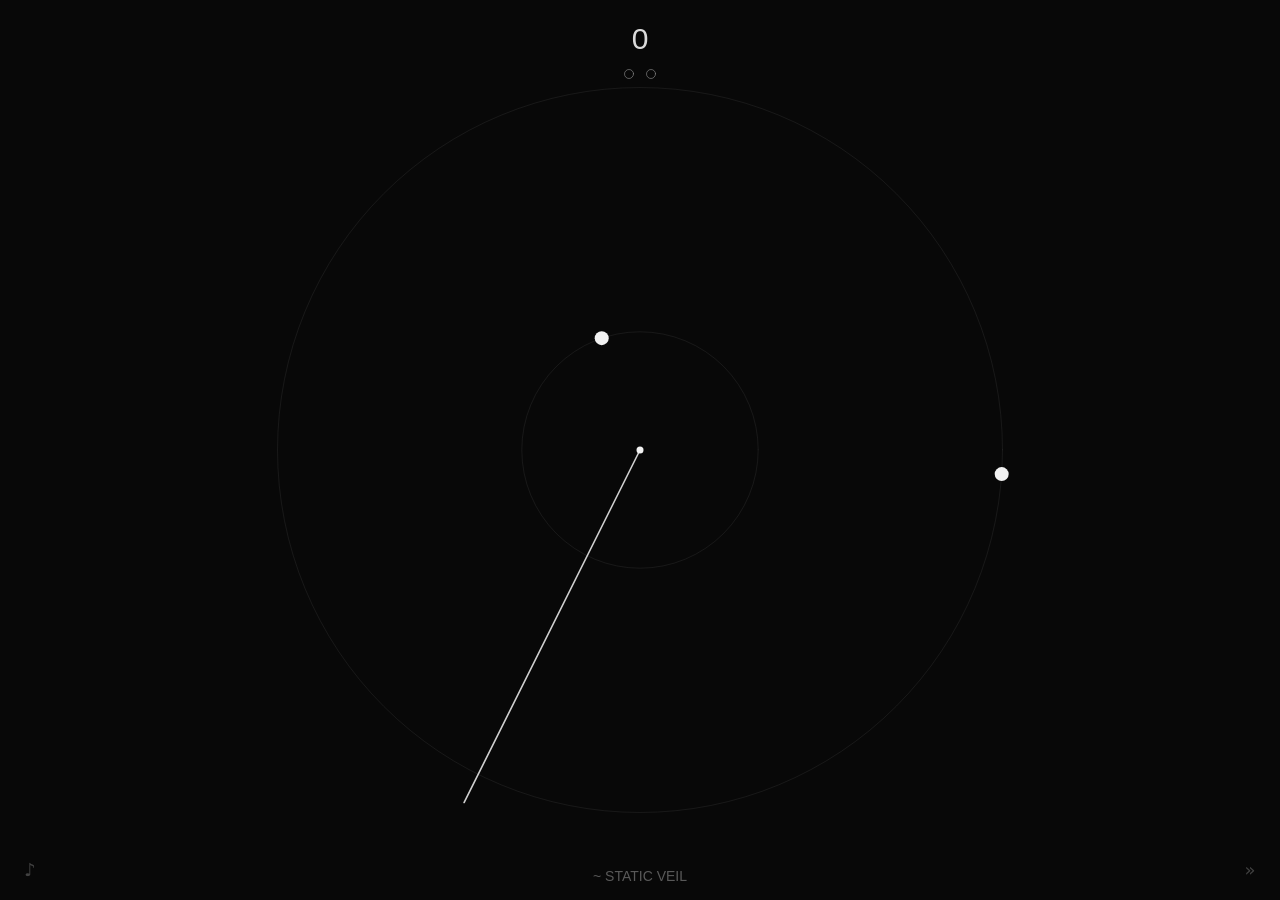
<file: games/align/index.html>
<!doctype html>
<html lang="en">
<head>
<meta charset="utf-8">
<meta name="viewport" content="width=device-width,initial-scale=1,maximum-scale=1,user-scalable=no,viewport-fit=cover">
<meta name="theme-color" content="#080808">
<meta name="mobile-web-app-capable" content="yes">
<meta name="apple-mobile-web-app-capable" content="yes">
<meta name="apple-mobile-web-app-status-bar-style" content="black">
<title></title>
<style>
  html, body {
    margin: 0; height: 100%; overflow: hidden; background: #080808;
    touch-action: none; overscroll-behavior: none;
    -webkit-user-select: none; user-select: none;
    -webkit-tap-highlight-color: transparent; -webkit-touch-callout: none;
  }
  canvas { display: block; position: fixed; inset: 0; width: 100%; height: 100%; }
  #sa {
    position: fixed; visibility: hidden; pointer-events: none;
    padding: env(safe-area-inset-top) 0 env(safe-area-inset-bottom) 0;
  }
  .btn {
    position: fixed; bottom: calc(8px + env(safe-area-inset-bottom));
    width: 44px; height: 44px; border: 0; background: none; padding: 0;
    color: #888; opacity: .45; font: 18px/44px system-ui, sans-serif; cursor: pointer;
  }
  .btn:active { opacity: .9; }
  #mute { left: calc(8px + env(safe-area-inset-left)); }
  #next { right: calc(8px + env(safe-area-inset-right)); }
</style>
</head>
<body>
<canvas id="c"></canvas>
<div id="sa"></div>
<button class="btn" id="mute" aria-label="Toggle music (M)">♪</button>
<button class="btn" id="next" aria-label="Next track (N)">»</button>
<script>
"use strict";
// Tap/click/space exactly when every orbiting ball sits on a spoke.
// Wrong tap = instant loss. Let two alignments slip by = loss.

const TAU = Math.PI * 2;
const mod = (a, n) => ((a % n) + n) % n;
const randInt = (lo, hi) => lo + Math.floor(Math.random() * (hi - lo + 1));
function shuffle(t) {
  for (let i = t.length - 1; i > 0; i--) {
    const j = Math.floor(Math.random() * (i + 1));
    [t[i], t[j]] = [t[j], t[i]];
  }
  return t;
}

// =========================================================================
// Audio — NES-style music + SFX, generated entirely at runtime.
// =========================================================================
const Audio = (() => {
  const RATE = 32768, CHUNK = 2048, inv = 1 / RATE, AHEAD = 0.3;
  const { floor, sin, min, max } = Math;

  const SCALES = {
    minor:    [0, 2, 3, 5, 7, 8, 10],
    harmonic: [0, 2, 3, 5, 7, 8, 11],
    phrygian: [0, 1, 3, 5, 7, 8, 10],
  };
  const nfreq = n => 440 * 2 ** ((n - 69) / 12);

  // structure sections (8 bars each): N intro · A groove · B +lead · C breakdown · F full
  const SONGS = [
    { name: "NULL ORBIT", bpm: 116, root: 33, scale: "phrygian", seed: 11, prog: [1,2,1,6],
      arp: [0,1,2,4,2,1], arpOct: 2, bass: 2, duty1: 0.25, duty2: 0.50, echo: true, saw: false,
      drumA: "K...h...S...h...", drumB: "K.h.h.K.S.h.h.h.", structure: "NAABBABBCF" },
    { name: "HOLLOW SIGNAL", bpm: 140, root: 38, scale: "harmonic", seed: 23, prog: [1,6,3,7],
      arp: [0,1,2,3], arpOct: 2, bass: 1, duty1: 0.50, duty2: 0.25, echo: true, saw: true,
      drumA: "K..h..K.S..h..h.", drumB: "K.hhK.h.S.hhK.hH", structure: "NAABABBFABBF" },
    { name: "BLACK MERIDIAN", bpm: 100, root: 36, scale: "minor", seed: 37, prog: [1,4,6,5],
      arp: [0,2,1,2,4,2], arpOct: 2, bass: 3, duty1: 0.25, duty2: 0.50, echo: false, saw: true,
      drumA: "K.......S....h..", drumB: "K...h...S..K.h.h", structure: "NABBACBF" },
    { name: "STATIC VEIL", bpm: 128, root: 40, scale: "phrygian", seed: 41, prog: [1,2,6,2],
      arp: [0,4,2,4,1,4], arpOct: 2, bass: 1, duty1: 0.125, duty2: 0.50, echo: true, saw: false,
      drumA: "K..h..S...hK..S.", drumB: "K.h.S.h.K.h.S.hH", structure: "NAABBABABBF" },
    { name: "LOW ECLIPSE", bpm: 92, root: 31, scale: "minor", seed: 53, prog: [1,6,7,1],
      arp: [0,1,2,1], arpOct: 2, bass: 4, duty1: 0.50, duty2: 0.25, echo: false, saw: true,
      drumA: "K.....h.S.....h.", drumB: "K..h..h.S..h..hh", structure: "NABABCABF" },
    { name: "VECTOR MOURN", bpm: 150, root: 35, scale: "harmonic", seed: 67, prog: [1,3,6,7],
      arp: [0,1,2,4], arpOct: 2, bass: 2, duty1: 0.25, duty2: 0.25, echo: true, saw: false,
      drumA: "K.h.K.h.S.h.K.h.", drumB: "K.h.Khh.S.h.KhhH", structure: "NAABBABBAABBF" },
    { name: "PALE AXIS", bpm: 124, root: 37, scale: "phrygian", seed: 71, prog: [1,6,2,7],
      arp: [0,2,4,2], arpOct: 2, bass: 1, duty1: 0.50, duty2: 0.50, echo: true, saw: true,
      drumA: "K...h.K.S...h...", drumB: "K..hh.K.S..hh.hH", structure: "NAABABBCABBF" },
    { name: "TERMINAL DRIFT", bpm: 108, root: 34, scale: "minor", seed: 83, prog: [1,7,6,5],
      arp: [0,1,2,3,4,3,2,1], arpOct: 2, bass: 3, duty1: 0.25, duty2: 0.50, echo: false, saw: true,
      drumA: "K.......S...h...", drumB: "K...h..KS...h.h.", structure: "NABBACABBACF" },
  ];

  const DRMAP = { K: 1, S: 2, h: 3, H: 4, k: 5 };
  const DRUMS = [null,                                 // hold, env decay, volume
    { hold: 24, dk: 0.99870, vol: 0.34, kick: true  }, // kick
    { hold: 5,  dk: 0.99935, vol: 0.40, kick: false }, // snare
    { hold: 2,  dk: 0.99700, vol: 0.15, kick: false }, // closed hat
    { hold: 2,  dk: 0.99950, vol: 0.15, kick: false }, // open hat
    { hold: 24, dk: 0.99800, vol: 0.20, kick: true  }, // soft kick
  ];

  const LEADT = ["x...x...x.x.....", "x..x..x...x.....", "x.x...x.x...x...",
                 "x...x..x....x.x.", "x.......x..x.x..", "x.x.x...x...x..."];
  const LEADC = ["x...............", "x.......x......."];
  const DRUMC = "..h...h...h...h.";

  // seeded RNG (mulberry32) — rand(n) returns 1..n like love's rng:random(n)
  function seeded(seed) {
    let a = seed >>> 0;
    return n => {
      a = (a + 0x6D2B79F5) | 0;
      let t = Math.imul(a ^ (a >>> 15), 1 | a);
      t = (t + Math.imul(t ^ (t >>> 7), 61 | t)) ^ t;
      return floor((((t ^ (t >>> 14)) >>> 0) / 4294967296) * n) + 1;
    };
  }

  // score generator --------------------------------------------------------
  function buildScore(song) {
    const rand  = seeded(song.seed);
    const scale = SCALES[song.scale];
    const root  = song.root;
    const nBars = song.structure.length * 8;
    const total = nBars * 16;
    const S = { p1: [], p2: [], tri: [], saw: [], drum: [], p2m: [], total };
    let si = 21;                                     // lead position in scale space

    const noteOf = ix => root + scale[mod(ix, 7)] + 12 * floor(ix / 7);
    const ctone  = (deg, k) => noteOf(deg - 1 + 2 * k);

    for (let bar = 0; bar < nBars; bar++) {
      const base  = bar * 16;
      const sec   = song.structure[floor(bar / 8)];
      const deg   = song.prog[bar % song.prog.length];
      const barIn = bar % 8;
      const bn    = ctone(deg, 0);

      // arp (pulse 1)
      if (sec !== "C") {
        for (let r = 0; r < 16; r++) {
          const v = song.arp[r % song.arp.length];
          S.p1[base + r] = ctone(deg, v % 4) + 12 * (song.arpOct + floor(v / 4));
        }
      } else {
        S.p1[base] ??= -1;
      }

      // bass (triangle)
      if (song.bass === 1) {                         // pumping 8ths
        for (let r = 0; r <= 14; r += 2) S.tri[base + r] = bn;
      } else if (song.bass === 2) {                  // driving syncopation
        for (const [r, off] of [[0,0],[3,0],[6,0],[8,12],[11,0],[14,7]]) S.tri[base + r] = bn + off;
      } else if (song.bass === 3) {                  // long tones
        S.tri[base] = bn; S.tri[base + 10] = -1; S.tri[base + 12] = bn;
      } else {                                       // floating offbeats
        for (let r = 2; r <= 14; r += 4) S.tri[base + r] = bn;
      }

      // saw pad (B/F sections only)
      if (song.saw) {
        if (sec === "B" || sec === "F") S.saw[base] = bn + 12;
        else S.saw[base] ??= -1;
      }

      // pulse 2: lead in B/C/F, echo of the arp elsewhere
      const leadSec = sec === "B" || sec === "C" || sec === "F";
      S.p2m[bar] = leadSec;
      if (leadSec) {
        const temps = sec === "C" ? LEADC : LEADT;
        const tpl   = temps[rand(temps.length) - 1];
        const ons   = [];
        for (let r = 0; r < 16; r++) if (tpl[r] === "x") ons.push(r);
        ons.forEach((r, oi) => {
          if (r % 8 === 0 || oi === 0) {             // snap to chord tone
            const set = new Set([mod(deg - 1, 7), mod(deg + 1, 7), mod(deg + 3, 7)]);
            for (const d of [0, 1, -1, 2, -2, 3, -3]) {
              if (set.has(mod(si + d, 7))) { si += d; break; }
            }
          } else {                                   // scale-wise walk
            si += [-2, -1, -1, 1, 1, 2][rand(6) - 1];
          }
          if (si < 16) si += 7; else if (si > 26) si -= 7;
          const nlen = min(ons[oi + 1] !== undefined ? ons[oi + 1] - r : 16 - r,
                           sec === "C" ? 12 : 4);
          S.p2[base + r] = noteOf(si);
          const off = base + r + nlen;
          if (off < total && S.p2[off] === undefined) S.p2[off] = -1;
        });
      } else if (song.echo) {                        // delayed ghost of the arp
        for (let r = 0; r < 16; r++) {
          const src = S.p1[base + r - 3];
          if (src > 0) S.p2[base + r] = src;
        }
      } else {
        S.p2[base] ??= -1;
      }

      // drums
      if (sec !== "N") {
        let pat = sec === "A" ? song.drumA : sec === "C" ? DRUMC : song.drumB;
        if (barIn === 7 && sec !== "C") pat = pat.slice(0, 12) + "S.SS";
        for (let r = 0; r < 16; r++) {
          const id = DRMAP[pat[r]];
          if (id) S.drum[base + r] = id;
        }
      }
    }
    return S;
  }

  // synth voices -------------------------------------------------------------
  const V = {
    p1:   { ph: 0, f: 0, ef: 0, env: 0, duty: 0.5, dk: 0.99920, rel: false, vol: 0.150 },
    p2:   { ph: 0, f: 0, ef: 0, env: 0, duty: 0.5, dk: 0.99993, rel: false, vol: 0.10, vibd: 0 },
    tri:  { ph: 0, f: 0, env: 0, rel: false, vol: 0.32, since: 0, gate: null },
    saw:  { ph: 0, f: 0, env: 0, rel: false, vol: 0.058 },
    no:   { cnt: 0, hold: 1, val: 0, env: 0, dk: 1, vol: 0, seed: 48271 },
    kick: { ph: 0, f: 0, env: 0 },
  };

  const M = {
    order: [], oi: 0, song: null, score: null,
    row: -1, spr: 4096, acc: 0, gap: 0, t: 0, gain: 0, rowGain: 0,
    muted: false, nameAge: 0, cc: 0,
  };

  function trig(v, n) { v.f = nfreq(n); v.ef = v.f; v.env = 1; v.rel = false; }

  function trigDrum(id) {
    const d = DRUMS[id], no = V.no;
    no.hold = d.hold; no.dk = d.dk; no.vol = d.vol; no.env = 1; no.cnt = 0;
    if (d.kick) { V.kick.f = 165; V.kick.env = id === 1 ? 0.9 : 0.5; }
  }

  function releaseAll() { V.p1.rel = V.p2.rel = V.tri.rel = V.saw.rel = true; }

  function loadTrack(i) {
    M.oi    = i;
    M.song  = SONGS[M.order[i]];
    M.score = buildScore(M.song);
    M.spr   = RATE * 60 / (M.song.bpm * 4);          // samples per 16th-note row
    M.row = -1; M.acc = 0; M.gap = 0; M.nameAge = 0;
    V.tri.gate = { 1: 1, 2: 2, 4: 2 }[M.song.bass] ?? null;
    V.p1.dk = 0.99920;
  }

  const nextTrack = () => loadTrack((M.oi + 1) % M.order.length);

  function advanceRow() {
    if (M.gap > 0) {
      if (--M.gap === 0) nextTrack();
      return;
    }
    M.row++;
    const sc = M.score;
    if (M.row >= sc.total) { M.gap = 20; releaseAll(); return; }
    const r = M.row;

    if (r % 16 === 0) {
      const lead = sc.p2m[floor(r / 16)];
      V.p2.vol  = lead ? 0.185 : 0.085;
      V.p2.duty = lead ? M.song.duty2 : M.song.duty1;
      V.p2.vibd = lead ? 0.006 : 0;
      V.p2.dk   = lead ? 0.99993 : 0.99920;
      M.rowGain = min(1, (sc.total - r) / 32, (r + 16) / 16);
    }

    let n;
    n = sc.p1[r];  if (n !== undefined) { if (n >= 0) { trig(V.p1, n); V.p1.duty = M.song.duty1; } else V.p1.rel = true; }
    n = sc.p2[r];  if (n !== undefined) { if (n >= 0) trig(V.p2, n); else V.p2.rel = true; }
    n = sc.tri[r]; if (n !== undefined) { if (n >= 0) { trig(V.tri, n); V.tri.since = 0; } else V.tri.rel = true; }
    if (V.tri.gate && !V.tri.rel) {
      if (++V.tri.since > V.tri.gate) V.tri.rel = true;
    }
    n = sc.saw[r]; if (n !== undefined) { if (n >= 0) trig(V.saw, n); else V.saw.rel = true; }
    n = sc.drum[r]; if (n !== undefined) trigDrum(n);
  }

  function renderChunk(out) {
    const { p1, p2, tri, saw, no, kick } = V;
    const g = M.gain;
    for (let i = 0; i < out.length; i++) {
      if (--M.acc <= 0) { advanceRow(); M.acc += M.spr; }

      if (++M.cc >= 64) {                            // control rate: vibrato
        M.cc = 0;
        p2.ef = p2.f * (1 + p2.vibd * sin(M.t * 6.2 * TAU));
      }
      M.t += inv;

      let s = 0;

      if (p1.env > 0.002) {
        p1.ph += p1.ef * inv;
        s += ((p1.ph % 1 < p1.duty) ? p1.env : -p1.env) * p1.vol;
        p1.env *= p1.rel ? 0.995 : p1.dk;
      }
      if (p2.env > 0.002) {
        p2.ph += p2.ef * inv;
        s += ((p2.ph % 1 < p2.duty) ? p2.env : -p2.env) * p2.vol;
        p2.env *= p2.rel ? 0.995 : p2.dk;
      }
      if (tri.env > 0.002) {
        tri.ph += tri.f * inv;
        const x = tri.ph % 1;
        let tv = x < 0.5 ? 4 * x - 1 : 3 - 4 * x;
        tv = floor((tv * 0.5 + 0.5) * 15 + 0.5) / 7.5 - 1;   // 16-step NES quantize
        s += tv * tri.env * tri.vol;
        if (tri.rel) tri.env *= 0.99;
      }
      if (saw.env > 0.002) {
        saw.ph += saw.f * inv;
        s += (floor((saw.ph % 1) * 15) / 7.5 - 1) * saw.env * saw.vol;
        saw.env *= saw.rel ? 0.995 : 1;
      }
      if (no.env > 0.003) {                          // 1-bit-ish noise
        if (--no.cnt <= 0) {
          no.cnt  = no.hold;
          no.seed = (no.seed * 16807) % 2147483647;
          no.val  = (no.seed / 2147483647) * 2 - 1;
        }
        s += no.val * no.env * no.vol;
        no.env *= no.dk;
      }
      if (kick.env > 0.003) {                        // sine-drop kick body
        kick.f   = max(46, kick.f * 0.99920);
        kick.ph += kick.f * inv;
        s += sin(TAU * kick.ph) * kick.env;
        kick.env *= 0.99930;
      }

      s *= g * M.rowGain;
      out[i] = s > 1 ? 1 : s < -1 ? -1 : s;
    }
  }

  // web audio plumbing --------------------------------------------------------
  let ctx = null, nextTime = 0;
  const SFX = {}, playing = {};

  function mkSfx(dur, gen) {
    const n = floor(dur * RATE);
    const buf = ctx.createBuffer(1, n, RATE);
    const d = buf.getChannelData(0);
    for (let i = 0; i < n; i++) {
      const v = gen(i / RATE);
      d[i] = v > 1 ? 1 : v < -1 ? -1 : v;
    }
    return buf;
  }

  function buildSfx() {
    let ph = 0;
    SFX.success = mkSfx(0.12, t => {               // rising two-note square blip
      ph += (t < 0.055 ? 659 : 988) * inv;
      return (ph % 1 < 0.25 ? 1 : -1) * 0.22 * (1 - t / 0.12);
    });
    ph = 0;
    SFX.strike = mkSfx(0.16, t => {                // dull square drop + click
      ph += max(55, 160 * (1 - t * 3.5)) * inv;
      const e = 1 - t / 0.16;
      return (ph % 1 < 0.5 ? 1 : -1) * 0.26 * e * e
           + (Math.random() * 2 - 1) * 0.12 * max(0, 1 - t * 14);
    });
    ph = 0;
    SFX.death = mkSfx(0.75, t => {                 // long saw fall + noise wash
      ph += 440 * 0.5 ** (t * 4) * inv;
      const e = 1 - t / 0.75;
      return (2 * (ph % 1) - 1) * 0.28 * e + (Math.random() * 2 - 1) * 0.16 * e * e;
    });
    ph = 0;
    SFX.blip = mkSfx(0.05, t => {                  // ui tick
      ph += 880 * inv;
      return (ph % 1 < 0.5 ? 1 : -1) * 0.15 * (1 - t / 0.05);
    });
  }

  // playlist is set up immediately so the "now playing" label works pre-unlock
  M.order = shuffle(SONGS.map((_, i) => i));
  loadTrack(0);

  return {
    // must be called from a user gesture (browser autoplay rules, iOS)
    unlock() {
      if (!ctx) {
        const AC = window.AudioContext || window.webkitAudioContext;
        if (!AC) return;
        ctx = new AC();
        buildSfx();
        M.nameAge = 0;
      }
      if (ctx.state !== "running") ctx.resume();
    },
    suspend() { if (ctx && ctx.state === "running") ctx.suspend(); },
    update(dt, duck) {
      M.nameAge += dt;
      const target = M.muted ? 0 : (duck ? 0.16 : 0.42);
      M.gain += (target - M.gain) * min(1, dt * 6);
      if (!ctx || ctx.state !== "running") return;
      const now = ctx.currentTime;
      if (nextTime < now + 0.01) nextTime = now + 0.05;      // underrun / first run
      while (nextTime < now + AHEAD) {
        const buf = ctx.createBuffer(1, CHUNK, RATE);
        renderChunk(buf.getChannelData(0));
        const src = ctx.createBufferSource();
        src.buffer = buf;
        src.connect(ctx.destination);
        src.start(nextTime);
        nextTime += CHUNK / RATE;
      }
    },
    play(name) {
      if (!ctx || !SFX[name]) return;
      try { playing[name]?.stop(); } catch (e) {}
      const src = ctx.createBufferSource();
      src.buffer = SFX[name];
      src.connect(ctx.destination);
      src.start();
      playing[name] = src;
    },
    next() { nextTrack(); },
    toggleMute() { M.muted = !M.muted; return M.muted; },
    muted: () => M.muted,
    nowPlaying: () => [M.song ? M.song.name : "", M.nameAge],
  };
})();

// =========================================================================
// Game
// =========================================================================
const FG  = [0.95, 0.95, 0.95];
const BG  = [0.03, 0.03, 0.03];
const RED = [0.86, 0.28, 0.28];
const FONT = "'Helvetica Neue', Helvetica, Arial, sans-serif";

let state;            // "play" | "dead"
let score, strikes;
let invertT = 0;      // seconds left of color inversion (success flash)
let strikeT = 0;      // seconds left of strike feedback
let deadT = 0;        // time spent on death screen (blocks instant restart)

const test = {};
// test.k  spokes · test.T  seconds between alignments · test.W  click window half-width
// test.wL line angular velocity · test.phi initial angle · test.balls {w, off, rf}
// test.t  time inside this test · test.next time of the next alignment

const lerp = (a, b, u) => a + (b - a) * u;

// difficulty curve --------------------------------------------------------
function params(s) {
  const k = s < 2 ? 1 : s < 4 ? 2 : s < 7 ? 3 : s < 10 ? 4 : s < 14 ? 5 : s < 18 ? 6 : 7;
  const nBalls = Math.min(10, 2 + Math.floor(s / 2));
  const T = Math.max(1.5, 3.4 - s * 0.07);           // time between alignments
  const L = Math.min(1.7, 0.45 + s * 0.06);          // |line speed|
  const W = Math.max(0.055, 0.095 - s * 0.0015);     // click window half-width
  let nSame = 0;                                     // balls co-rotating with lines
  if (s >= 12) nSame = Math.min(nBalls - 1, Math.floor((s - 9) / 3));
  return { k, n: nBalls, T, L, W, nSame };
}

// build a fresh test ------------------------------------------------------
function newTest() {
  const { k, n, T, L, W, nSame } = params(score);
  const dir  = Math.random() < 0.5 ? 1 : -1;         // 50/50 line direction
  const base = (TAU / k) / T;                        // relative speed quantum

  // guarantee balls can be genuinely opposite the lines
  const cMin = Math.max(1, Math.ceil((L + 0.3) / base));

  // pick which balls co-rotate with the lines
  const pool = shuffle([...Array(n).keys()]);
  const sameIdx = new Set(pool.slice(0, nSame));

  // distinct speed multipliers so no two balls (or a ball and the lines) match
  const cOpp  = shuffle(Array.from({ length: n - nSame }, (_, i) => cMin + i));
  const cSame = shuffle(Array.from({ length: nSame }, (_, i) => i + 1));

  const wL = dir * L;
  let oi = 0, si = 0;
  const balls = [];
  for (let i = 0; i < n; i++) {
    const w = sameIdx.has(i)
      ? dir * (L + cSame[si++] * base)               // same direction, never same speed
      : dir * (L - cOpp[oi++] * base);               // opposite direction
    balls.push({ w, off: randInt(0, k - 1), rf: n === 1 ? 0.6 : lerp(0.30, 0.92, i / (n - 1)) });
  }

  Object.assign(test, { k, T, W, wL, phi: Math.random() * TAU, balls, t: 0, next: T });
}

function reset() {
  state = "play"; score = 0; strikes = 0;
  invertT = 0; strikeT = 0; deadT = 0;
  newTest();
}

function die() {
  state = "dead"; deadT = 0;
  Audio.play("death");
}

function update(dt) {
  invertT = Math.max(0, invertT - dt);
  strikeT = Math.max(0, strikeT - dt);
  Audio.update(dt, state === "dead");

  if (state === "dead") { deadT += dt; return; }

  test.t += dt;

  // alignment window slipped by unclicked -> strike
  if (test.t > test.next + test.W) {
    strikes++;
    strikeT = 0.3;
    Audio.play("strike");
    if (strikes >= 2) { die(); return; }
    test.next += test.T;
  }
}

function press() {
  Audio.unlock();
  if (state === "dead") {
    if (deadT > 0.35) { reset(); Audio.play("blip"); }
    return;
  }
  if (Math.abs(test.t - test.next) <= test.W) {
    score++;
    invertT = 0.12;
    Audio.play("success");
    newTest();
  } else {
    die();                                           // tapped off-alignment
  }
}

// input -------------------------------------------------------------------
const canvas = document.getElementById("c");
const g = canvas.getContext("2d");

canvas.addEventListener("pointerdown", e => { e.preventDefault(); press(); });
canvas.addEventListener("contextmenu", e => e.preventDefault());
addEventListener("keydown", e => {
  if (e.repeat) return;
  if (e.code === "Space" || e.code === "Enter") { e.preventDefault(); press(); }
  else if (e.code === "KeyM") toggleMute();
  else if (e.code === "KeyN") { Audio.unlock(); Audio.next(); }
});

const muteBtn = document.getElementById("mute");
function toggleMute() {
  Audio.unlock();
  muteBtn.style.textDecoration = Audio.toggleMute() ? "line-through" : "none";
}
muteBtn.addEventListener("pointerdown", e => e.stopPropagation());
muteBtn.addEventListener("click", e => { toggleMute(); e.currentTarget.blur(); });
const nextBtn = document.getElementById("next");
nextBtn.addEventListener("pointerdown", e => e.stopPropagation());
nextBtn.addEventListener("click", e => { Audio.unlock(); Audio.next(); e.currentTarget.blur(); });

// pause when the tab is hidden so a backgrounded game doesn't rack up strikes
document.addEventListener("visibilitychange", () => {
  if (document.hidden) Audio.suspend();
  else Audio.unlock();
});

// sizing ------------------------------------------------------------------
let W = 0, H = 0, safeTop = 0, safeBot = 0;
const sa = document.getElementById("sa");
function resize() {
  const dpr = Math.min(window.devicePixelRatio || 1, 3);
  W = innerWidth; H = innerHeight;
  canvas.width = Math.round(W * dpr);
  canvas.height = Math.round(H * dpr);
  g.setTransform(dpr, 0, 0, dpr, 0, 0);
  const cs = getComputedStyle(sa);
  safeTop = parseFloat(cs.paddingTop) || 0;
  safeBot = parseFloat(cs.paddingBottom) || 0;
}
addEventListener("resize", resize);
resize();

// drawing -----------------------------------------------------------------
const rgba = (c, a = 1) =>
  `rgba(${Math.round(c[0] * 255)},${Math.round(c[1] * 255)},${Math.round(c[2] * 255)},${a})`;

function circle(mode, x, y, r) {
  g.beginPath();
  g.arc(x, y, r, 0, TAU);
  mode === "fill" ? g.fill() : g.stroke();
}

function text(str, y, size, color) {
  g.font = `${size}px ${FONT}`;
  g.fillStyle = color;
  g.textAlign = "center";
  g.textBaseline = "top";
  g.fillText(str, W / 2, y);
}

function draw() {
  const cx = W / 2, cy = H / 2;
  const R = Math.max(40, Math.min(W, H - safeTop - safeBot) / 2 - 56);
  const top = safeTop;

  let fg = FG, bg = BG;
  if (invertT > 0) { fg = BG; bg = FG; }
  if (state === "dead") fg = RED;

  g.fillStyle = rgba(bg);
  g.fillRect(0, 0, W, H);

  const t   = test.t;
  const ang = test.phi + test.wL * t;
  const pulse = Math.max(0, 1 - Math.abs(t - test.next) / test.W);

  // faint orbit rings
  g.lineWidth = 1;
  g.strokeStyle = rgba(fg, 0.07);
  for (const b of test.balls) circle("line", cx, cy, b.rf * R);

  // spokes
  g.lineWidth = 1.6;
  g.lineCap = "round";
  g.strokeStyle = rgba(fg, 0.85 + 0.15 * pulse);
  g.beginPath();
  for (let j = 0; j < test.k; j++) {
    const a = ang + j * TAU / test.k;
    g.moveTo(cx, cy);
    g.lineTo(cx + Math.cos(a) * R, cy + Math.sin(a) * R);
  }
  g.stroke();

  // center dot
  g.fillStyle = rgba(fg);
  circle("fill", cx, cy, 3.5);

  // balls
  const br = 7 * (1 + 0.35 * pulse);
  for (const b of test.balls) {
    const a = test.phi + b.off * TAU / test.k + b.w * t;
    const r = b.rf * R;
    circle("fill", cx + Math.cos(a) * r, cy + Math.sin(a) * r, br);
  }

  // HUD
  text(String(score), top + 26, 30, rgba(fg, 0.9));

  // strike dots
  {
    for (let i = 1; i <= 2; i++) {
      const x = cx + (i - 1.5) * 22;
      if (i <= strikes) {
        const a = (strikeT > 0 && i === strikes) ? 0.5 + 0.5 * strikeT / 0.3 : 0.9;
        g.fillStyle = rgba(RED, a);
        circle("fill", x, top + 74, 4.5);
      } else {
        g.lineWidth = 1;
        g.strokeStyle = rgba(fg, 0.35);
        circle("line", x, top + 74, 4.5);
      }
    }
  }

  // now playing (fades a few seconds after each track change)
  const [trackName, age] = Audio.nowPlaying();
  const ta = Math.min(1, Math.max(0, 1 - (age - 4) / 1.5)) * Math.min(1, age * 2);
  if (ta > 0 && trackName) {
    text("~ " + trackName, H - safeBot - 30, 14, rgba(fg, 0.35 * ta));
  }

  // death overlay
  if (state === "dead") {
    g.fillStyle = rgba(bg, 0.55);
    g.fillRect(0, 0, W, H);
    text(String(score), cy - 64, 56, rgba(RED));
    text("click to retry", cy + 10, 14, rgba(fg, 0.8));
  }
}

// main loop ---------------------------------------------------------------
reset();

let last = performance.now();
function frame(now) {
  const dt = Math.min(0.05, (now - last) / 1000);    // clamp: no huge jumps after a stall
  last = now;
  update(dt);
  draw();
  requestAnimationFrame(frame);
}
requestAnimationFrame(frame);
</script>
</body>
</html>
</file>
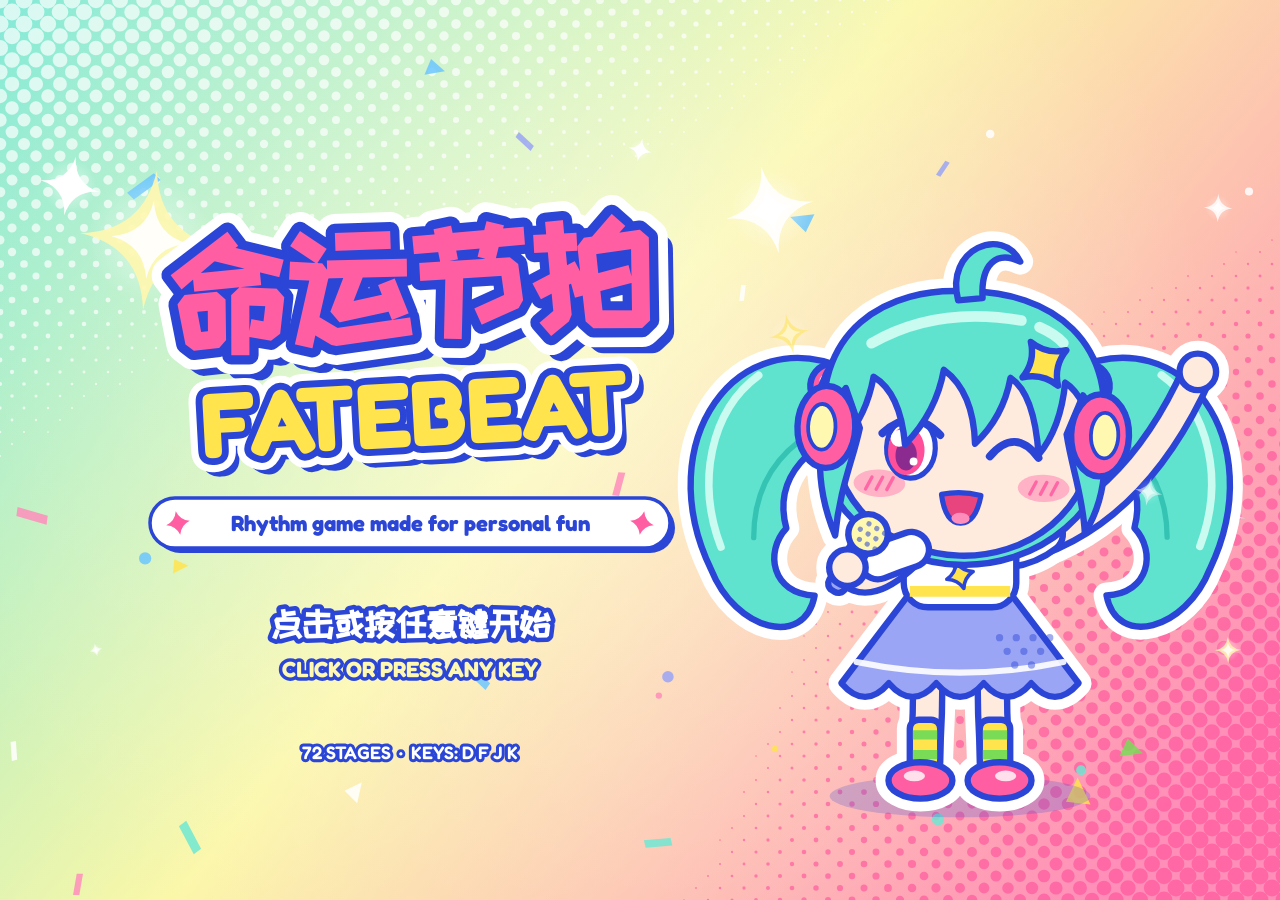
<file: games/fatebeat/index.html>
<!doctype html>
<html lang="zh-Hans">
<head>
<meta charset="utf-8">
<meta name="viewport" content="width=device-width, initial-scale=1, maximum-scale=1, user-scalable=no">
<meta name="mobile-web-app-capable" content="yes">
<meta name="apple-mobile-web-app-capable" content="yes">
<meta name="apple-mobile-web-app-status-bar-style" content="default">
<meta name="theme-color" content="#2b46d6">
<title>命运节拍 FATEBEAT</title>
<style>
  html, body { margin: 0; height: 100%; overflow: hidden; overscroll-behavior: none; background: linear-gradient(135deg, #7fe9d6, #fbf7a8 50%, #ff8fb8); }
  canvas { display: block; width: 100vw; height: 100vh; height: 100dvh; touch-action: none; user-select: none; -webkit-user-select: none; -webkit-touch-callout: none; -webkit-tap-highlight-color: transparent; outline: none; }
  #note { position: fixed; left: 0; right: 0; top: 45%; text-align: center; font: 700 22px system-ui, sans-serif; color: #2b46d6; }
</style>
</head>
<body>
<canvas id="game"></canvas>
<div id="note">Loading… 加载中</div>
<script src="fonts.js"></script>
<script src="game_wasm.js"></script>
<script src="music.js"></script>
<script src="game.js"></script>
</body>
</html>
</file>
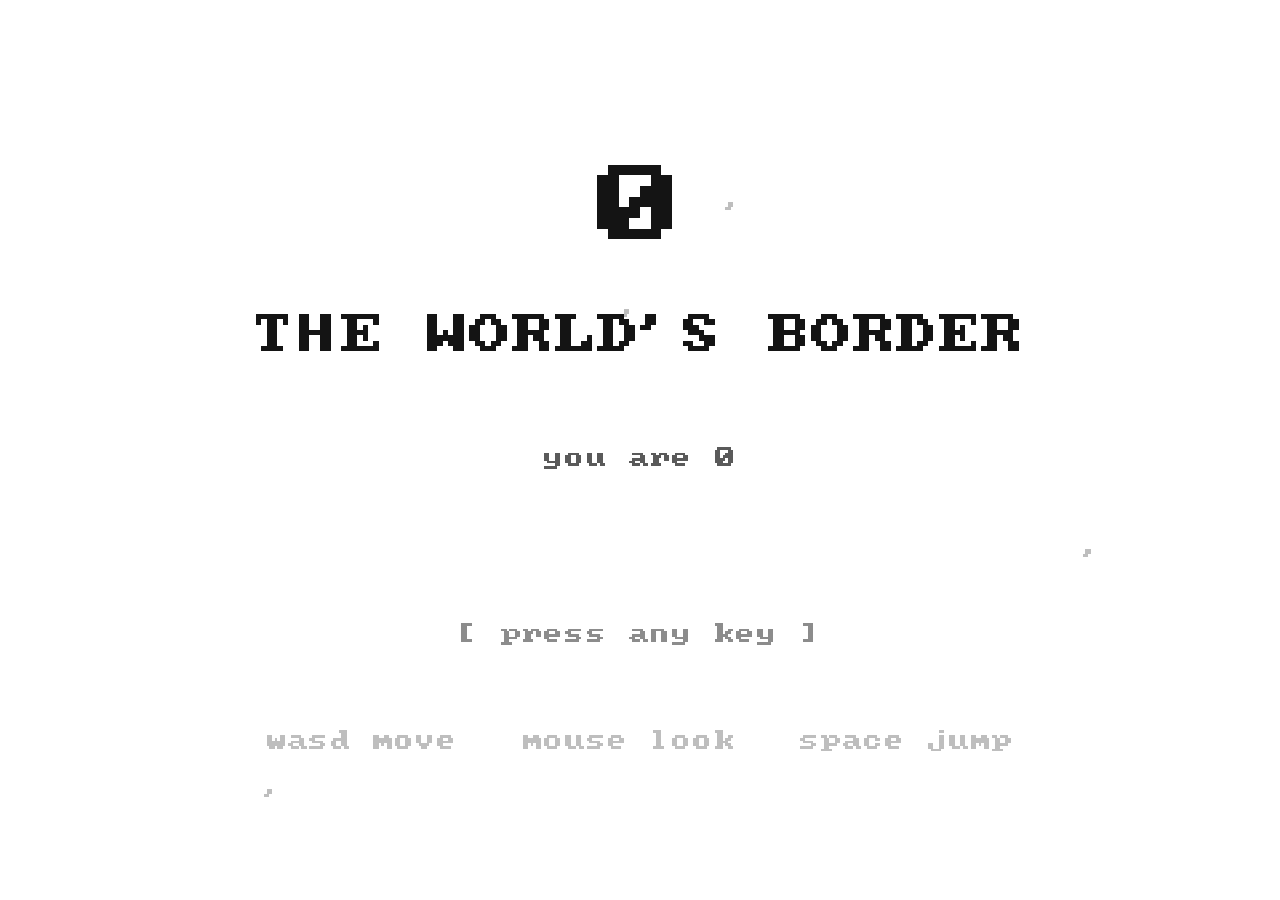
<file: games/theworldsborder/index.html>
<!doctype html>
<html lang="en">
<head>
<meta charset="utf-8">
<meta name="viewport" content="width=device-width, initial-scale=1">
<title>THE WORLD'S BORDER</title>
<style>
  html, body { margin: 0; height: 100%; background: #fff; overflow: hidden; }
  #screen {
    position: absolute; inset: 0; margin: auto;
    width: 100vw; height: 56.25vw; max-height: 100vh; max-width: 177.78vh;
    image-rendering: pixelated;
    cursor: crosshair;
  }
</style>
</head>
<body>
<canvas id="screen"></canvas>
<script src="game.js"></script>
<script>
Module.onRuntimeInitialized = () => {
  const W = Module._fb_width(), H = Module._fb_height();
  const canvas = document.getElementById('screen');
  canvas.width = W; canvas.height = H;
  const ctx = canvas.getContext('2d');
  const img = ctx.createImageData(W, H);
  const fbPtr = Module._get_framebuffer();

  // --- input ---
  const KEYMAP = { KeyW:0, KeyA:1, KeyS:2, KeyD:3, Space:4, ShiftLeft:5, Escape:6, Enter:7,
                   ArrowUp:0, ArrowLeft:1, ArrowDown:2, ArrowRight:3, KeyR:8, KeyM:9 };
  addEventListener('keydown', e => {
    if (e.code in KEYMAP) { Module._key_event(KEYMAP[e.code], 1); if (e.code === 'Space') e.preventDefault(); }
  });
  addEventListener('keyup', e => { if (e.code in KEYMAP) Module._key_event(KEYMAP[e.code], 0); });
  canvas.addEventListener('click', () => { canvas.requestPointerLock(); startAudio(); });
  document.addEventListener('pointerlockchange', () =>
    Module._set_pointer_lock(document.pointerLockElement === canvas ? 1 : 0));
  addEventListener('mousemove', e => {
    if (document.pointerLockElement === canvas) Module._mouse_move(e.movementX, e.movementY);
  });
  addEventListener('mousedown', e => Module._mouse_button(e.button, 1));
  addEventListener('mouseup', e => Module._mouse_button(e.button, 0));

  // --- audio ---
  let audioCtx = null;
  function startAudio() {
    if (audioCtx) { audioCtx.resume(); return; }
    audioCtx = new (window.AudioContext || window.webkitAudioContext)({ sampleRate: 22050 });
    const node = audioCtx.createScriptProcessor(1024, 0, 1);
    node.onaudioprocess = ev => {
      const out = ev.outputBuffer.getChannelData(0);
      const ptr = Module._audio_render(out.length);
      out.set(Module.HEAPF32.subarray(ptr >> 2, (ptr >> 2) + out.length));
    };
    node.connect(audioCtx.destination);
    Module._set_audio_latency(audioCtx.outputLatency || audioCtx.baseLatency || 0.06);
    Module._audio_started();
  }

  // --- debug: ?stage=N jumps straight into a stage (tooling / QA) ---
  const dbgStage = new URLSearchParams(location.search).get('stage');
  if (dbgStage !== null) Module._debug_start_stage(+dbgStage - 1);

  // --- main loop ---
  let last = performance.now();
  function loop(now) {
    const dt = Math.min((now - last) / 1000, 0.05);
    last = now;
    Module._frame(dt);
    img.data.set(Module.HEAPU8.subarray(fbPtr, fbPtr + W * H * 4));
    ctx.putImageData(img, 0, 0);
    requestAnimationFrame(loop);
  }
  requestAnimationFrame(loop);
};
</script>
</body>
</html>
</file>
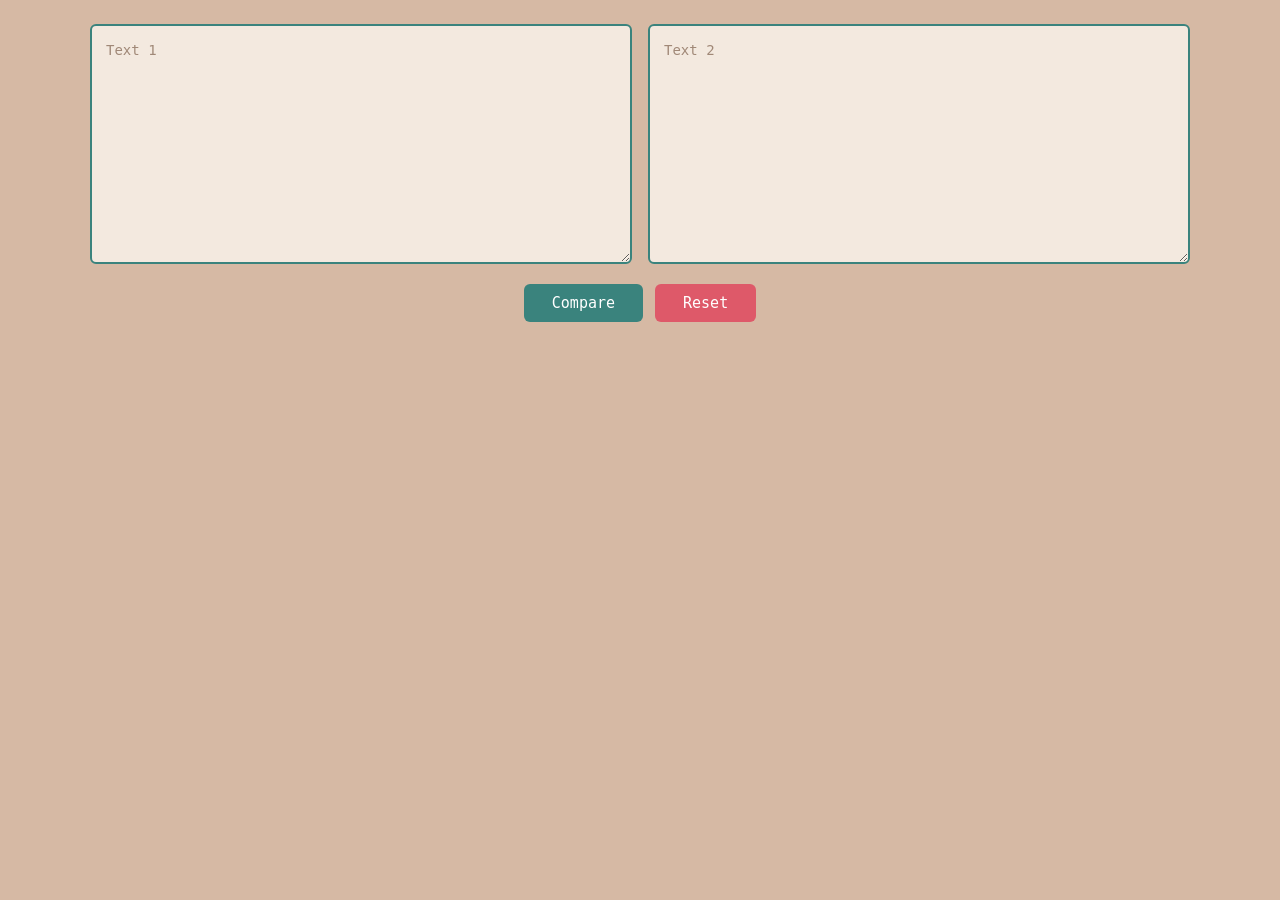
<file: games/txtdiff/index.html>
<!DOCTYPE html>
<html lang="en">
<head>
<meta charset="UTF-8">
<meta name="viewport" content="width=device-width, initial-scale=1.0">
<title>Diff</title>
<style>
  :root {
    --peach:  #D6B9A4;
    --teal:   #3A837D;
    --coral:  #DE5969;
    --orange: #DDA280;
    --sage:   #95C2BD;
  }
  * { box-sizing: border-box; margin: 0; }

  body {
    background: var(--peach);
    font-family: ui-monospace, "SF Mono", Menlo, Consolas, monospace;
    color: #2e2622;
    min-height: 100vh;
    padding: 24px;
  }

  .panes {
    display: grid;
    grid-template-columns: 1fr 1fr;
    gap: 16px;
    max-width: 1100px;
    margin: 0 auto;
  }

  textarea {
    width: 100%;
    height: 240px;
    padding: 14px;
    border: 2px solid var(--teal);
    border-radius: 6px;
    background: #f3e9df;
    font: inherit;
    font-size: 14px;
    line-height: 1.5;
    resize: vertical;
  }
  textarea:focus {
    outline: 3px solid var(--sage);
    outline-offset: 1px;
  }
  textarea::placeholder { color: #a08877; }

  .actions {
    display: flex;
    justify-content: center;
    gap: 12px;
    margin: 20px auto;
  }
  button {
    font: inherit;
    font-size: 15px;
    padding: 10px 28px;
    border: none;
    border-radius: 6px;
    cursor: pointer;
    color: #fff;
  }
  button:focus-visible { outline: 3px solid #2e2622; outline-offset: 2px; }
  #compare { background: var(--teal); }
  #compare:hover { background: #2f6d68; }
  #reset { background: var(--coral); }
  #reset:hover { background: #c94a5a; }

  #result {
    display: none;
    grid-template-columns: 1fr 1fr;
    column-gap: 16px;
    max-width: 1100px;
    margin: 0 auto;
    font-size: 14px;
    line-height: 1.5;
  }
  #result.on { display: grid; }

  .line {
    background: #f3e9df;
    border-left: 2px solid var(--orange);
    border-right: 2px solid var(--orange);
    padding: 0 14px;
    white-space: pre-wrap;
    word-break: break-word;
    min-height: 1.5em;
  }
  .line.first {
    border-top: 2px solid var(--orange);
    border-radius: 6px 6px 0 0;
    padding-top: 10px;
  }
  .line.last {
    border-bottom: 2px solid var(--orange);
    border-radius: 0 0 6px 6px;
    padding-bottom: 10px;
  }
  .line.del { background: color-mix(in srgb, var(--coral) 22%, transparent); }
  .line.add { background: color-mix(in srgb, var(--sage) 40%, transparent); }
  .line.empty { background: repeating-linear-gradient(45deg, transparent, transparent 5px, #00000010 5px, #00000010 6px); }
  mark.del { background: var(--coral); color: #fff; border-radius: 2px; padding: 0 1px; }
  mark.add { background: var(--teal); color: #fff; border-radius: 2px; padding: 0 1px; }

  @media (max-width: 700px) {
    .panes { grid-template-columns: 1fr; }
  }
</style>
</head>
<body>

<div class="panes">
  <textarea id="a" placeholder="Text 1"></textarea>
  <textarea id="b" placeholder="Text 2"></textarea>
</div>

<div class="actions">
  <button id="compare">Compare</button>
  <button id="reset">Reset</button>
</div>

<div id="result"></div>

<script>
// Generic LCS diff over an array of tokens -> ops: {t:'eq'|'del'|'add', v}
function diff(a, b) {
  const n = a.length, m = b.length;
  // trim common prefix/suffix for speed
  let s = 0;
  while (s < n && s < m && a[s] === b[s]) s++;
  let e = 0;
  while (e < n - s && e < m - s && a[n - 1 - e] === b[m - 1 - e]) e++;
  const ca = a.slice(s, n - e), cb = b.slice(s, m - e);
  const N = ca.length, M = cb.length;

  const dp = Array.from({ length: N + 1 }, () => new Uint32Array(M + 1));
  for (let i = N - 1; i >= 0; i--)
    for (let j = M - 1; j >= 0; j--)
      dp[i][j] = ca[i] === cb[j] ? dp[i + 1][j + 1] + 1 : Math.max(dp[i + 1][j], dp[i][j + 1]);

  const ops = [];
  for (let k = 0; k < s; k++) ops.push({ t: 'eq', v: a[k] });
  let i = 0, j = 0;
  while (i < N && j < M) {
    if (ca[i] === cb[j]) { ops.push({ t: 'eq', v: ca[i] }); i++; j++; }
    else if (dp[i + 1][j] >= dp[i][j + 1]) { ops.push({ t: 'del', v: ca[i] }); i++; }
    else { ops.push({ t: 'add', v: cb[j] }); j++; }
  }
  while (i < N) { ops.push({ t: 'del', v: ca[i++] }); }
  while (j < M) { ops.push({ t: 'add', v: cb[j++] }); }
  for (let k = e; k > 0; k--) ops.push({ t: 'eq', v: a[n - k] });
  return ops;
}

const esc = t => t.replace(/[&<>]/g, c => ({ '&': '&amp;', '<': '&lt;', '>': '&gt;' }[c]));
const words = t => t.match(/\S+|\s+/g) || [];

// word-level diff of a changed line pair -> [htmlLeft, htmlRight]
function inlineDiff(x, y) {
  let L = '', R = '';
  for (const op of diff(words(x), words(y))) {
    const v = esc(op.v);
    if (op.t === 'eq') { L += v; R += v; }
    else if (op.t === 'del') L += '<mark class="del">' + v + '</mark>';
    else R += '<mark class="add">' + v + '</mark>';
  }
  return [L, R];
}

function render() {
  const a = document.getElementById('a').value.split('\n');
  const b = document.getElementById('b').value.split('\n');
  const ops = diff(a, b);

  // group into runs so adjacent del+add become "modified" pairs
  const left = [], right = [];
  let k = 0;
  while (k < ops.length) {
    if (ops[k].t === 'eq') {
      left.push({ c: '', h: esc(ops[k].v) });
      right.push({ c: '', h: esc(ops[k].v) });
      k++;
      continue;
    }
    const dels = [], adds = [];
    while (k < ops.length && ops[k].t !== 'eq') {
      (ops[k].t === 'del' ? dels : adds).push(ops[k].v);
      k++;
    }
    const pairs = Math.min(dels.length, adds.length);
    for (let p = 0; p < pairs; p++) {
      const [hl, hr] = inlineDiff(dels[p], adds[p]);
      left.push({ c: 'del', h: hl });
      right.push({ c: 'add', h: hr });
    }
    for (let p = pairs; p < dels.length; p++) {
      left.push({ c: 'del', h: esc(dels[p]) });
      right.push({ c: 'empty', h: '' });
    }
    for (let p = pairs; p < adds.length; p++) {
      left.push({ c: 'empty', h: '' });
      right.push({ c: 'add', h: esc(adds[p]) });
    }
  }

  // interleave into one grid: each left/right pair shares a grid row,
  // so wrapped lines can never push the panes out of alignment
  const cell = (l, pos) => '<div class="line ' + l.c + pos + '">' + l.h + '</div>';
  let html = '';
  for (let r = 0; r < left.length; r++) {
    const pos = (r === 0 ? ' first' : '') + (r === left.length - 1 ? ' last' : '');
    html += cell(left[r], pos) + cell(right[r], pos);
  }
  const res = document.getElementById('result');
  res.innerHTML = html;
  res.classList.add('on');
}

document.getElementById('compare').addEventListener('click', render);
document.getElementById('reset').addEventListener('click', () => {
  document.getElementById('a').value = '';
  document.getElementById('b').value = '';
  const res = document.getElementById('result');
  res.innerHTML = '';
  res.classList.remove('on');
});
</script>
</body>
</html>
</file>
